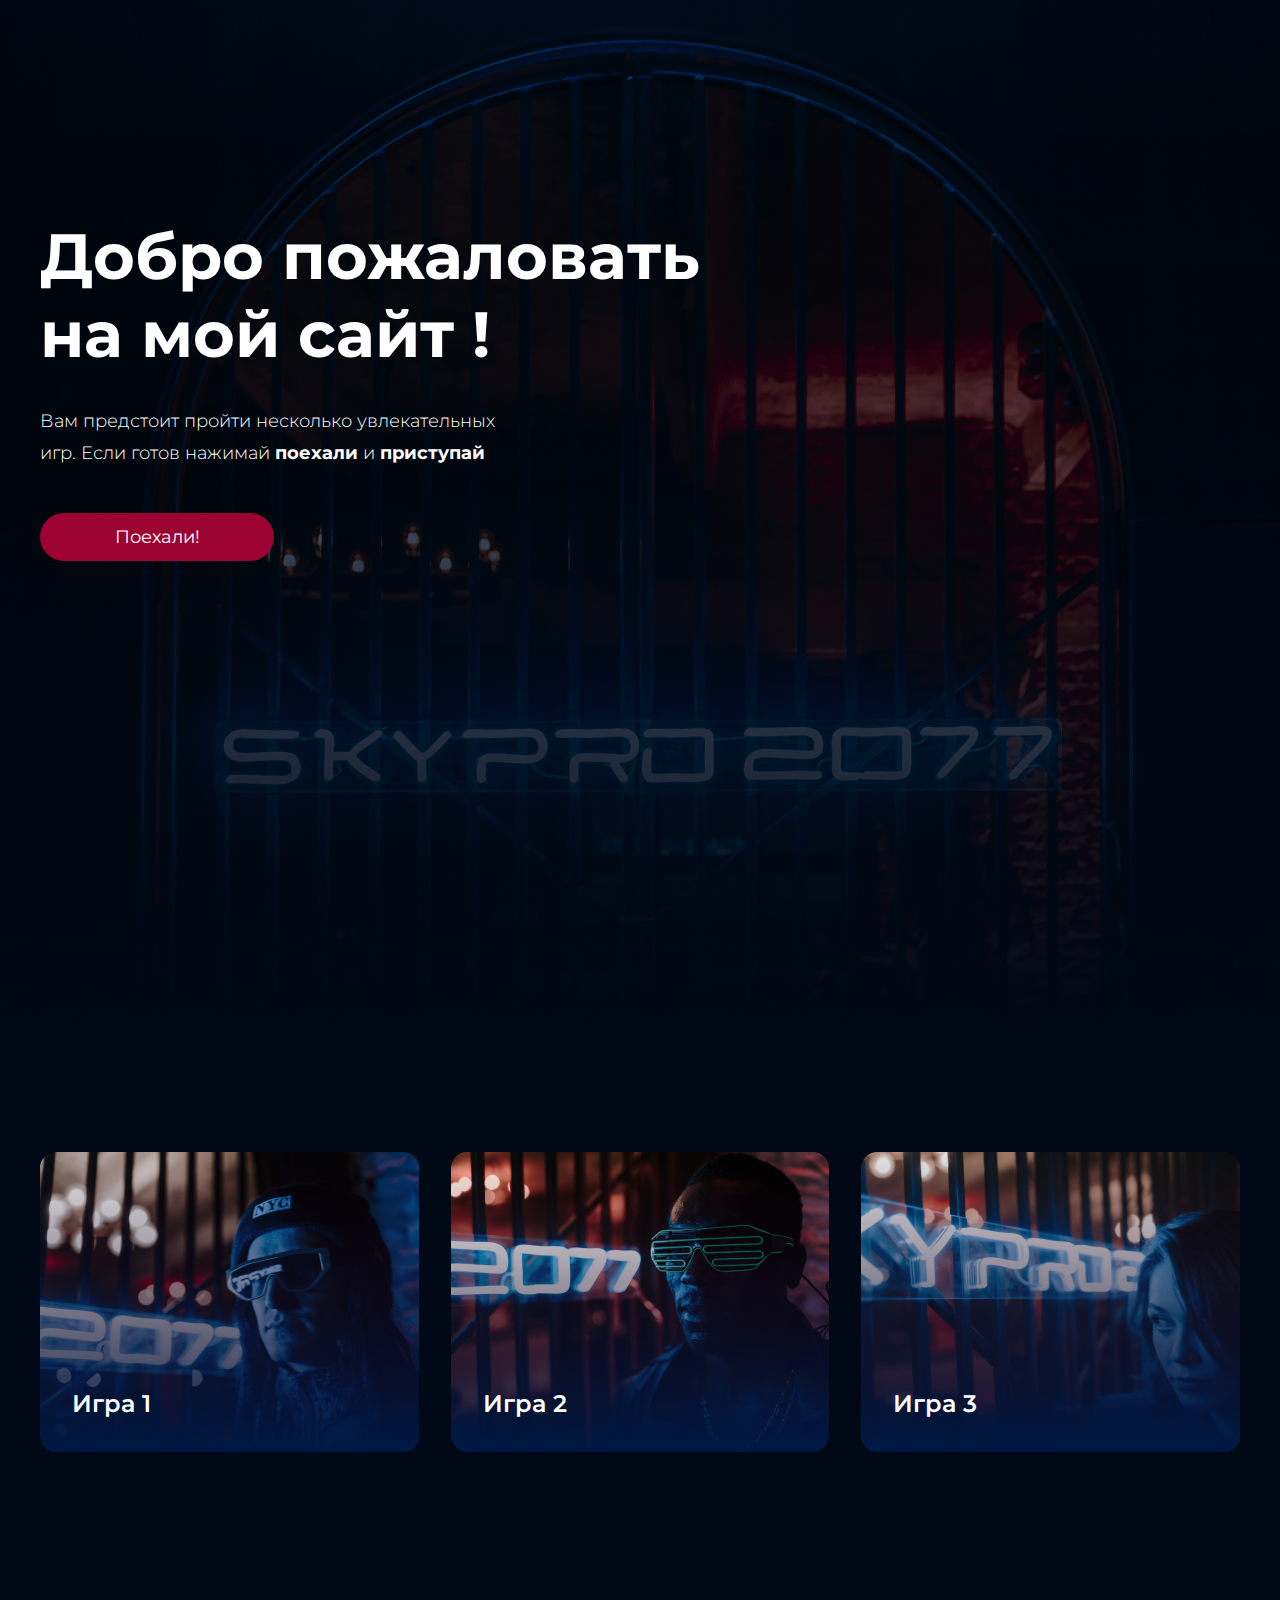
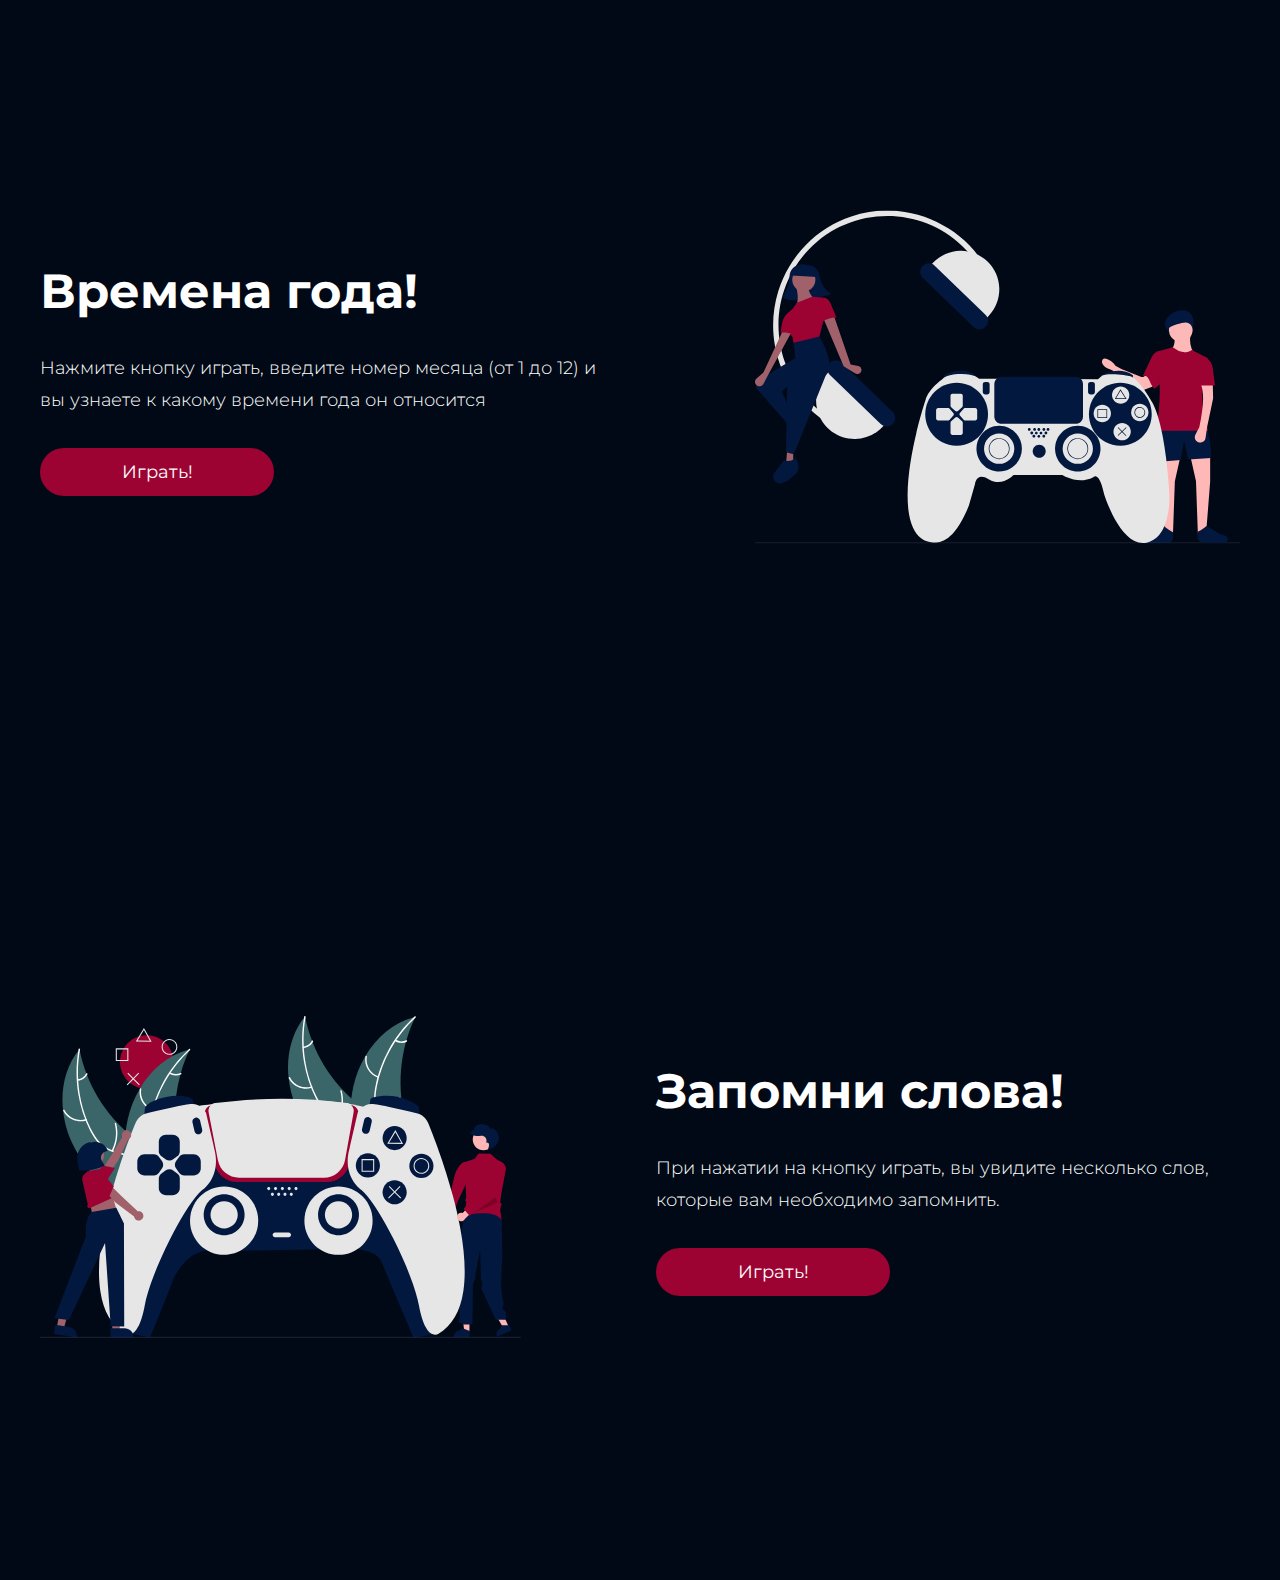
<file: index.html>
<!DOCTYPE html>
<html lang="en">

<head>
    <meta charset="UTF-8">
    <meta name="viewport" content="width=device-width, initial-scale=1.0">
    <title>Hw1</title>
    <link rel="preconnect" href="https://fonts.googleapis.com">
    <link rel="preconnect" href="https://fonts.gstatic.com" crossorigin>
    <link href="https://fonts.googleapis.com/css2?family=Montserrat:wght@400;500;600&display=swap" rel="stylesheet">
    <link rel="stylesheet" href="style.css">
</head>

<body>
    <div class="top center">
        <section class="top__content">
            <h1 class="top__title">Добро пожаловать<br> на мой сайт !</h1>
            <p class="top__text">Вам предстоит пройти несколько увлекательных игр. Если готов нажимай <span
                    class="top__word">поехали</span> и
                <span class="top__word">приступай</span>
            </p>
            <button class="button top__button" id="mycursor">Поехали!</button>
        </section>
    </div>
    <div class="product__box center">
        <div class="product__content">
            <a href="#game1" class="for__item for__item_1" id="mycursor">
                <span class="item">Игра 1</span>
            </a>
            <a href="#game2" class="for__item for__item_2" id="mycursor">
                <span class="item">Игра 2</span>
            </a>
            <a href="#game3" class="for__item for__item_3" id="mycursor">
                <span class="item">Игра 3</span>
            </a>
        </div>
    </div>
    <div class="first__game center">
        <div class="first__game_for">
            <section class="first__game_content" id="game1">
                <h1 class="first__game_title">Времена года!</h1>
                <p class="first__game_text">Нажмите кнопку играть, введите номер месяца (от 1 до 12)
                    и вы узнаете к какому времени года он относится
                </p>
                <button onclick="alert(gameSeason(prompt('Введите число:')));" class="button top__button"
                    id="mycursor">Играть!</button>
            </section>
            <section class="first__game_pic">
                <img src="./img/firstGame.svg" alt="#">
            </section>
        </div>
    </div>
    <div class="second__game center">
        <div class="second__game_for">
            <section class="second__game_pic">
                <img src="./img/secondGame.svg" alt="#">
            </section>
            <section class="second__game_content" id="game2">
                <h1 class="second__game_title">Запомни слова!</h1>
                <p class="second__game_text">При нажатии на кнопку играть, вы увидите несколько слов, которые вам
                    необходимо запомнить.
                </p>
                <button onclick="alert(wordGuessGame());" class="button top__button"
                    id="mycursor">Играть!</button>
            </section>
        </div>
    </div>
    <script src="./site.js"></script>
</body>

</html>
</file>
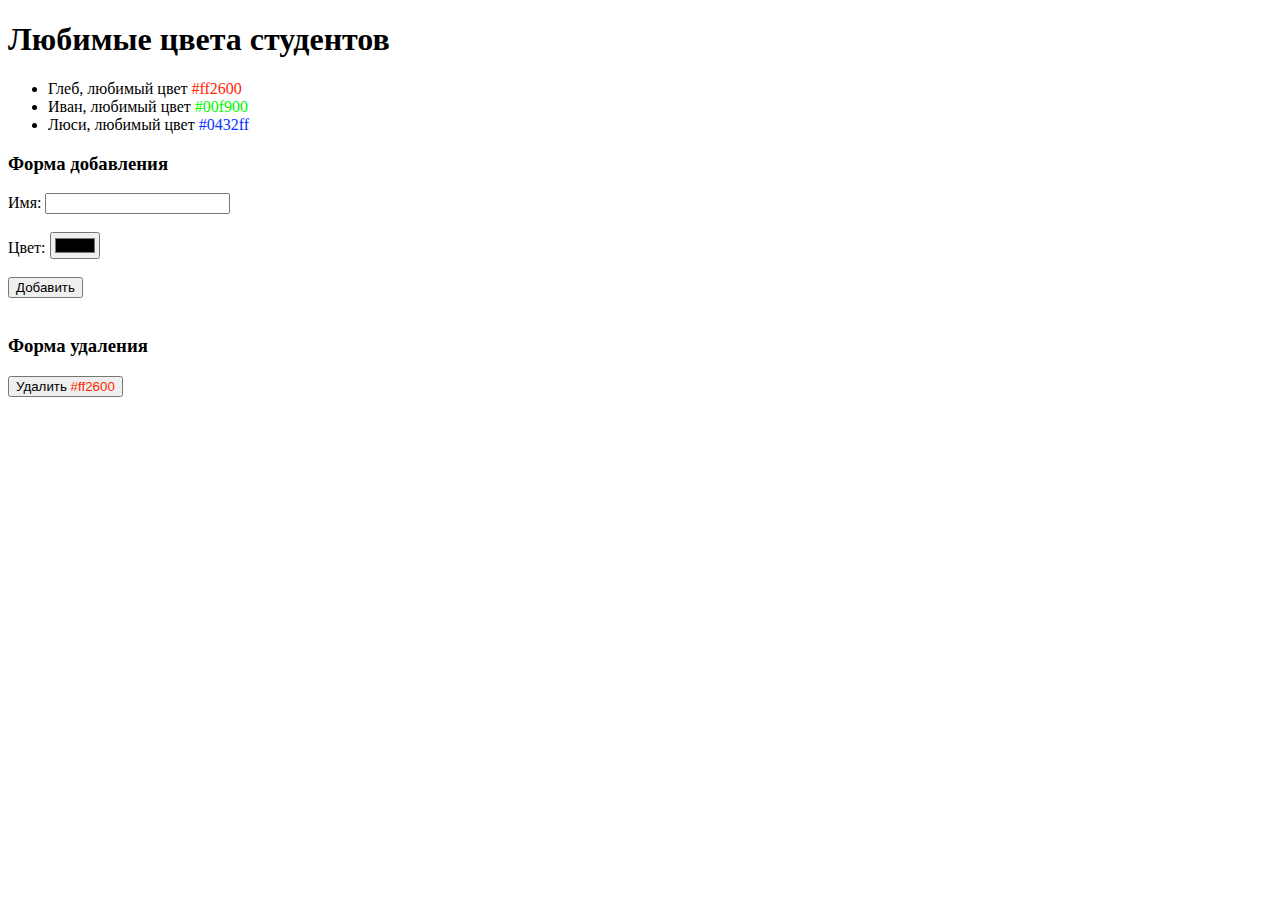
<file: script/DOM test/lesson.html>
<!DOCTYPE html>
<html lang="en">

<head>
    <meta charset="UTF-8">
    <meta name="viewport" content="width=device-width, initial-scale=1.0">
    <title>Document</title>
</head>

<body>
    <h1>Любимые цвета студентов</h1>
    <ul id="list">
        <li>Глеб, любимый цвет <span style="color: #ff2600;"> #ff2600</span></li>
        <li>Иван, любимый цвет <span style="color: #00f900;"> #00f900</span></li>
        <li>Люси, любимый цвет <span style="color: #0432ff;"> #0432ff</span></li>
    </ul>

    <div>
        <h3>Форма добавления</h3>
        Имя:
        <input type="text" />
        <br /><br />
        Цвет:
        <input type="color" />
        <br /><br />
        <button id="add-button">Добавить</button>
    </div>
    <br />
    <div>
        <h3>Форма удаления</h3>
        <button>Удалить <span style="color: #ff2600;">#ff2600</span></button>
    </div>
</body>
<script>
    const buttonElement = document.getElementById("add-button");

    buttonElement.addEventListener("click", () => {
        alert("Меня нажали");
    });
</script>
</body>

</html>
</file>
<file: style.css>
* {
    margin: 0;
    padding: 0;
}

body {
    font-family: "Montserrat", sans-serif;
}

.center {
    padding-left: calc(50% - 600px);
    padding-right: calc(50% - 600px);
}

.top {
    height: 1024px;
    background-image: url(img/topback.png);
    background-repeat: no-repeat;
    background-position: center;
    background-size: cover;
}

.top__content {
    padding-top: 217px;
}

.top__title {
    color: #FFF;
    font-size: 64px;
    font-style: normal;
    font-weight: 700;
    line-height: normal;
}

.top__text {
    color: #FFF;
    font-size: 18px;
    font-style: normal;
    font-weight: 300;
    line-height: 32px;
    margin-top: 32px;
    margin-bottom: 44px;
    max-width: 481px;
}

.top__word {
    color: #FFF;
    font-size: 18px;
    font-style: normal;
    font-weight: 700;
    line-height: 32px;
}

.button {
    width: 234px;
    height: 48px;
    color: #FFF;
    font-size: 18px;
    font-weight: 400;
    border: none;
    box-sizing: border-box;
    border-radius: 30px;
    background: #9C0332;
    font-family: inherit;
    cursor: pointer;
}

.button:hover {
    background: #EB443F;

}

.top__button:hover {
    background: #EB443F;
}

#mycursor {
    cursor: url("./img/clarity_cursor-hand-line.png"), auto;
}

/*  второй блок */

.product__box {
    background-image: url(img/Rectangle\ 5.png)
}

.product__content {
    display: grid;
    gap: 32px;
    grid-template-columns: repeat(12, 1fr);
    padding-top: 128px;
    padding-bottom: 128px;
}

.for__item {
    grid-column: span 4;
    height: 300px;
    color: #FFF;
    font-size: 24px;
    font-style: normal;
    font-weight: 600;
    line-height: 32px;
    font-family: inherit;
    display: flex;
    flex-direction: row;
    align-items: flex-end;
    box-sizing: border-box;
}

.for__item:hover {
    outline: 3px solid #44D2FF;
    border-radius: 16px;
}

.for__item_1 {
    text-decoration: none;
    background-image: url(img/Rectangle\ 6.png);
}

.for__item_2 {
    text-decoration: none;
    background-image: url(img/Rectangle\ 7.png);
}

.for__item_3 {
    text-decoration: none;
    background-image: url(img/Rectangle\ 8.png);
}

.item {
    margin-bottom: 32px;
    margin-left: 32px;
}

html {
    scroll-behavior: smooth;
}

/* Первая игра */

.first__game {
    height: 800px;
    background-image: url(img/backFirstGame.png);
    background-repeat: no-repeat;
    background-position: center;
    background-size: cover;
}

.first__game_content {
    display: flex;
    flex-direction: column;
    flex-wrap: wrap;
    padding-top: 282px;
    padding-bottom: 282px;
}

.first__game_title {
    color: #FFF;
    font-size: 48px;
    font-style: normal;
    font-weight: 700;
    line-height: normal;
    max-width: 584px;
}

.first__game_text {
    color: #FFF;
    font-size: 18px;
    font-style: normal;
    font-weight: 300;
    line-height: 32px;
    margin-top: 32px;
    margin-bottom: 32px;
    max-width: 584px;
}

.first__game_for {
    display: flex;
    flex-wrap: wrap;
    flex-direction: row;
    justify-content: space-between;
    align-items: center;
}

/* Вторая игра */

.second__game {
    height: 800px;
    background-image: url(img/backFirstGame.png);
    background-repeat: no-repeat;
    background-position: center;
    background-size: cover;
}

.second__game_content {
    display: flex;
    flex-direction: column;
    flex-wrap: wrap;
    padding-top: 282px;
    padding-bottom: 282px;
}

.second__game_title {
    color: #FFF;
    font-size: 48px;
    font-style: normal;
    font-weight: 700;
    line-height: normal;
    max-width: 584px;
}

.second__game_text {
    color: #FFF;
    font-size: 18px;
    font-style: normal;
    font-weight: 300;
    line-height: 32px;
    margin-top: 32px;
    margin-bottom: 32px;
    max-width: 584px;
}

.second__game_for {
    display: flex;
    flex-wrap: wrap;
    flex-direction: row;
    justify-content: space-between;
    align-items: center;
}



/* Адаптивная версия */

@media (max-width: 767px) {
    
    .center {
      padding-left: 16px;
      padding-right: 16px;
    }

    .top {
        height: 735px;
        background-image: url(./img/_mobile/Rectangle\ 1.png)
    }
    .top__content {
        display: flex;
        flex-direction: column;
        align-items: center;
    }

    .top__title {
        font-size: 32px;
        line-height: 39px;
        text-align: center;
    }

    .top__text {
        font-size: 14px;
        line-height: 22px;
        text-align: center;
        margin-bottom: 32px;
    }

    .top__word {
        font-size: 14px;
        line-height: 22px;
    }

    .top__content {
        padding-top: 238px;
    }

    .product__box {
        height: 1221px;
    }

    .product__content {
        gap: 16px;
        grid-template-columns: repeat(4, 1fr);
        padding-top: 128px;
        padding-bottom: 128px;
    }

    .for__item_1 {
        background-image: url(./img/_mobile/Rectangle\ 6.png);
    }

    .for__item_2 {
        background-image: url(./img/_mobile/Rectangle\ 7.png);
    }

    .for__item_3 {
        background-image: url(./img/_mobile/Rectangle\ 8.png);
    }

    /* Первая игра */
    .first__game {
        height: 653px;
    }

    .first__game_content {
        display: flex;
        align-items: center;
        padding-top: 51px;
        padding-bottom: 64px;
    }

    .first__game_title {
        font-size: 32px;
    }

    .first__game_text {
        text-align: center;
        font-size: 14px;
        line-height: 22px;
    }

    .first__game_for img {
        max-width: 100%;
        height: auto;
    }

    /* Вторая игра */
    .second__game {
        height: 653px;
    }

    .second__game_content {
        display: flex;
        align-items: center;
        padding-top: 51px;
        padding-bottom: 64px;
    }

    .second__game_title {
        font-size: 32px;
    }

    .second__game_text {
        text-align: center;
        font-size: 14px;
        line-height: 22px;
    }

    .second__game_for img {
        max-width: 100%;
        height: auto;
    }

    .second__game_for {
        flex-direction: column-reverse;
    }

}
</file>
